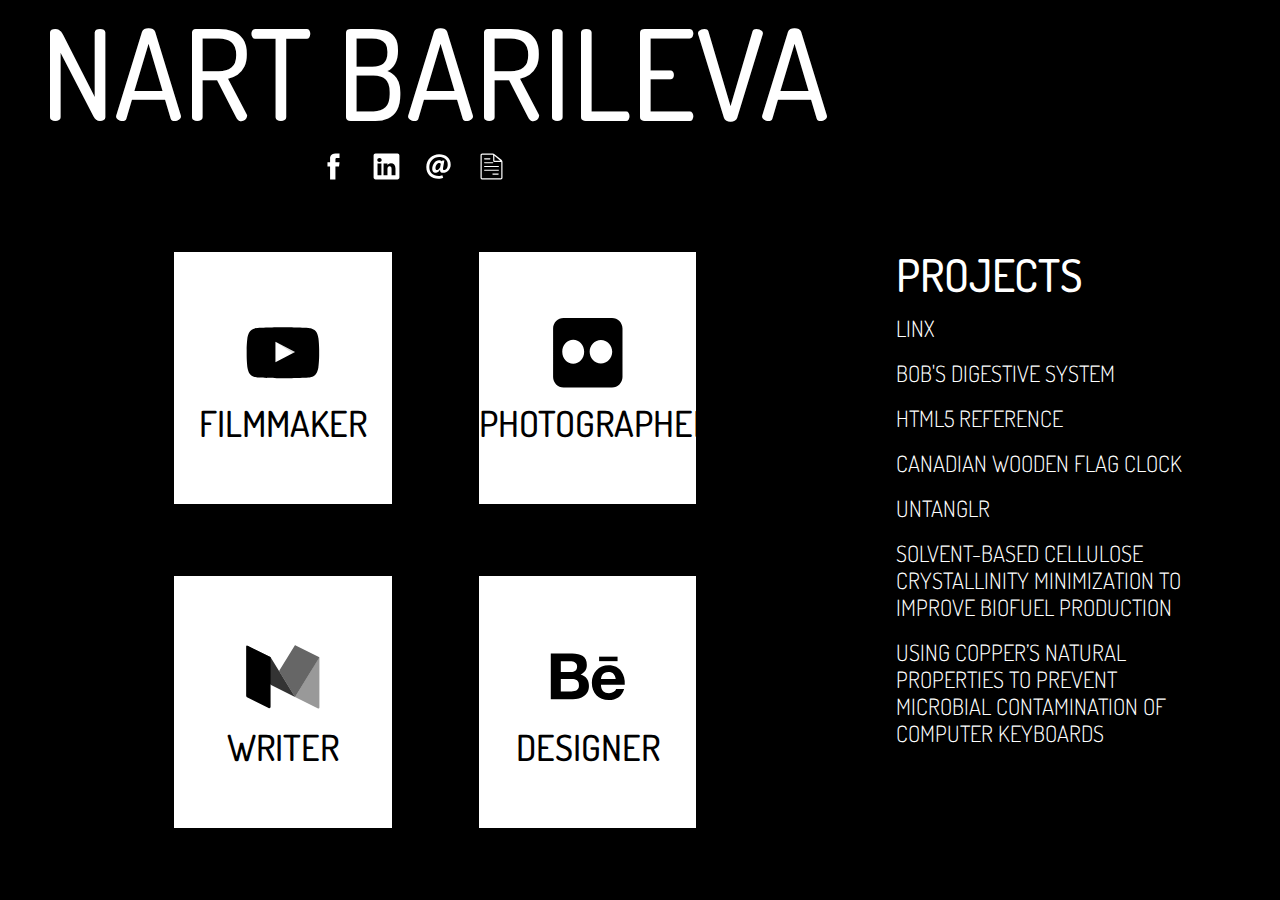
<file: index.html>
<!DOCTYPE html>
<html>
	<head>
		<title>Nart Barileva</title>
		<meta charset="utf-8" />
		<meta http-equiv="X-UA-Compatible" content="IE=edge">
		<meta content="follow,index" name="robots">
		<meta id="viewport" name="viewport" content="width=device-width, initial-scale=1">
		<meta name="theme-color" content="#464646">
		<meta content="Filmmaker, photographer, writer, designer, engineer, liar. I'm pretty awesome, trust me." itemprop="description" name="description">
		<meta name="copyright" content="Nart Barileva">
		<link rel="stylesheet" href="css/screen.css">
		<link href='https://fonts.googleapis.com/css?family=Dosis:400,500,300,600' rel='stylesheet' type='text/css'>
        <script src="js/jquery-2.1.4.min.js"></script>
        
        <!-- Google Analytics -->
        <script>
            (function(i,s,o,g,r,a,m){i['GoogleAnalyticsObject']=r;i[r]=i[r]||function(){
            (i[r].q=i[r].q||[]).push(arguments)},i[r].l=1*new Date();a=s.createElement(o),
            m=s.getElementsByTagName(o)[0];a.async=1;a.src=g;m.parentNode.insertBefore(a,m)
            })(window,document,'script','//www.google-analytics.com/analytics.js','ga');

            ga('create', 'UA-71936519-1', 'auto');
            ga('send', 'pageview');
        </script>
        
        <!-- Favicon stuff -->
        <link rel="apple-touch-icon" sizes="57x57" href="/apple-touch-icon-57x57.png">
        <link rel="apple-touch-icon" sizes="60x60" href="/apple-touch-icon-60x60.png">
        <link rel="apple-touch-icon" sizes="72x72" href="/apple-touch-icon-72x72.png">
        <link rel="apple-touch-icon" sizes="76x76" href="/apple-touch-icon-76x76.png">
        <link rel="apple-touch-icon" sizes="114x114" href="/apple-touch-icon-114x114.png">
        <link rel="apple-touch-icon" sizes="120x120" href="/apple-touch-icon-120x120.png">
        <link rel="apple-touch-icon" sizes="144x144" href="/apple-touch-icon-144x144.png">
        <link rel="apple-touch-icon" sizes="152x152" href="/apple-touch-icon-152x152.png">
        <link rel="apple-touch-icon" sizes="180x180" href="/apple-touch-icon-180x180.png">
        <link rel="icon" type="image/png" href="/favicon-32x32.png" sizes="32x32">
        <link rel="icon" type="image/png" href="/android-chrome-192x192.png" sizes="192x192">
        <link rel="icon" type="image/png" href="/favicon-96x96.png" sizes="96x96">
        <link rel="icon" type="image/png" href="/favicon-16x16.png" sizes="16x16">
        <link rel="manifest" href="/manifest.json">
        <link rel="mask-icon" href="/safari-pinned-tab.svg" color="#5bbad5">
        <meta name="msapplication-TileColor" content="#da532c">
        <meta name="msapplication-TileImage" content="/mstile-144x144.png">
	</head>
	<body>
		<div class="header">
			<p>NART BARILEVA</p>
			<div class="header-social">
				
				<a href="https://www.facebook.com/nart.barileva" target="_blank">
					<svg version="1.1" xmlns="http://www.w3.org/2000/svg" xmlns:xlink="http://www.w3.org/1999/xlink" x="0px" y="0px"
						viewBox="-301.9 181.7 450 450" enable-background="new -301.9 181.7 450 450" xml:space="preserve">
					<g>
						<path fill="#fff" d="M-133.9,275c0,10.8,0,59.2,0,59.2h-43.4v72.4h43.4v215.2h89.1V406.6H15
							c0,0,5.6-34.7,8.3-72.7c-7.8,0-67.8,0-67.8,0s0-42.1,0-49.5c0-7.4,9.7-17.4,19.3-17.4c9.6,0,29.8,0,48.6,0c0-9.9,0-43.9,0-75.4
							c-25,0-53.5,0-66,0C-136.1,191.7-133.9,264.2-133.9,275z"/>
					</g>
					</svg>
				</a>
				
				<a href="https://ca.linkedin.com/in/nartbarileva" target="_blank">
					<svg version="1.1" xmlns="http://www.w3.org/2000/svg" xmlns:xlink="http://www.w3.org/1999/xlink" x="0px" y="0px"
						viewBox="-301.9 181.7 450 450" enable-background="new -301.9 181.7 450 450" xml:space="preserve">
					<g>
						<path fill="#fff" d="M106.4,191.7h-366.6c-17.6,0-31.8,13.8-31.8,30.8V591
							c0,17,14.2,30.8,31.8,30.8h366.6c17.5,0,31.8-13.8,31.8-30.8V222.5C138.1,205.5,123.9,191.7,106.4,191.7z M-161.6,551.7h-65V357.5
							h65V551.7z M-194.1,331h-0.4c-21.8,0-35.9-14.9-35.9-33.6c0-19,14.5-33.5,36.8-33.5c22.2,0,35.9,14.5,36.3,33.5
							C-157.3,316.1-171.4,331-194.1,331z M72.7,551.7h-65V447.8c0-26.1-9.4-43.9-32.9-43.9c-18,0-28.6,12-33.3,23.6
							c-1.7,4.1-2.2,9.9-2.2,15.7v108.5h-65c0,0,0.9-176,0-194.2h65v27.5c8.6-13.2,24-32.1,58.5-32.1c42.8,0,74.8,27.7,74.8,87.4
							L72.7,551.7L72.7,551.7z M-61.1,385.7c0.1-0.2,0.3-0.4,0.4-0.6v0.6H-61.1z"/>
					</g>
					</svg>
				</a>
				
				<a href="mailto:barilevanart@gmail.com" target="_blank">
					<svg version="1.1" xmlns="http://www.w3.org/2000/svg" xmlns:xlink="http://www.w3.org/1999/xlink" x="0px" y="0px"
						viewBox="58 -43.6 900 900" enable-background="new 58 -43.6 900 900" xml:space="preserve">
					<g>
						<g>
							<path fill="#fff" d="M641.1,203.4h62.3l-42.7,241.3c-4.8,27.9-4.9,48.1-0.5,60.6c4.5,12.4,14.4,18.7,29.8,18.7
								c15.4,0,30.6-3.6,45.4-10.7c14.8-7.1,28.2-18.1,40.1-32.9s21.5-33.5,28.9-56.1c7.4-22.5,11.1-49.3,11.1-80.1
								c0-44.5-7.4-82.5-22.3-114c-14.8-31.4-35.2-57.4-61-77.9c-25.8-20.5-56.3-35.5-91.3-45C606.1,97.8,568.4,93,528,93
								c-46.3,0-89.3,8.3-129.1,24.9c-39.8,16.6-74.3,39.5-103.7,68.6c-29.4,29.1-52.4,63.7-69,103.7c-16.6,40-24.9,83.5-24.9,130.4
								c0,46.3,7,87.8,20.9,124.6c14,36.8,34.3,68.1,61,93.9c26.7,25.8,59.8,45.7,99.2,59.6c39.5,13.9,84.7,20.9,135.8,20.9
								c17.2,0,36.8-2.1,58.7-6.2c22-4.2,41.8-10.4,59.7-18.7l27.6,85.5c-24.3,11.9-49.1,20.2-74.3,24.9c-25.2,4.8-54.2,7.1-86.8,7.1
								c-57.6,0-110.8-8.3-159.8-24.9c-49-16.6-91.4-41.3-127.3-73.9c-35.9-32.6-64-73.2-84.2-121.5c-20.2-48.3-30.2-104.3-30.2-167.8
								c0-64.7,11.6-123.2,34.7-175.4c23.1-52.2,54.3-96.7,93.5-133.5c39.2-36.8,84.6-65.1,136.2-85C417.6,10.4,472.2,0.4,529.8,0.4
								C584.4,0.4,635.2,8.3,682,24c46.9,15.7,87.5,38.3,121.9,67.7c34.4,29.4,61.4,65.3,81,107.7c19.6,42.4,29.4,90.6,29.4,144.6
								c0,38-6.7,73.6-20,106.8c-13.4,33.2-31.7,62-55.2,86.4c-23.5,24.3-50.8,43.6-81.9,57.9c-31.1,14.2-64.5,21.4-100.1,21.4
								c-14.9,0-28.6-1.6-41.4-4.9c-12.8-3.3-23.4-8.8-32-16.5c-8.6-7.7-15-17.8-19.1-30.3c-4.2-12.5-5.4-27.9-3.6-46.3h-3.6
								c-8.9,12.5-18.5,24.6-28.9,36.5c-10.4,11.9-21.8,22.4-34.3,31.6c-12.5,9.2-26.1,16.5-40.9,21.8c-14.9,5.3-31.2,8-49,8
								c-14.2,0-27.9-3.1-40.9-9.3c-13.1-6.2-24.4-15-33.8-26.3c-9.5-11.3-17.1-24.9-22.7-41c-5.7-16-8.5-33.8-8.5-53.4
								c0-36.8,5.9-72.6,17.8-107.3c11.9-34.7,28.1-65.4,48.5-92.1c20.5-26.7,44.2-48.2,71.2-64.5c27-16.3,55.6-24.5,85.9-24.5
								c20.8,0,38.3,3.1,52.5,9.3c14.3,6.2,27.3,14.4,39.2,24.5L641.1,203.4z M585,311.2c-7.7-6.5-15.7-11.6-24-15.1
								c-8.3-3.6-18.7-5.3-31.2-5.3c-17.8,0-34.3,5-49.4,15.1c-15.1,10.1-28.2,23.1-39.2,39.2c-11,16-19.4,34-25.4,53.8
								c-5.9,19.9-8.9,39.3-8.9,58.3c0,19.6,4,35.6,12,48.1c8,12.4,21.8,18.7,41.4,18.7c8.3,0,17.2-2.5,26.7-7.5
								c9.5-5.1,18.7-11.7,27.6-20c8.9-8.3,17.5-17.8,25.8-28.5c8.3-10.7,15.7-22,22.3-33.8L585,311.2z"/>
						</g>
					</g>
					</svg>
				</a>
                
                <a href="https://drive.google.com/file/d/0ByrlCz1aPP7HZFNnV1ZjNFZnUE0/view?usp=sharing" target="_blank">
					<svg version="1.1" xmlns="http://www.w3.org/2000/svg" xmlns:xlink="http://www.w3.org/1999/xlink" x="0px" y="0px"
                    viewBox="83 -18.6 850 850" enable-background="new 83 -18.6 850 850" xml:space="preserve">
                        <g>
                            <g>
                                <g>
                                    <g>
                                        <g>
                                            <path fill="#fff" d="M739.2,530.2c0,7.1-5.8,12.9-12.9,12.9H289.7c-7.1,0-12.9-5.8-12.9-12.9v-8.6c0-7.1,5.8-12.9,12.9-12.9h436.6 c7.1,0,12.9,5.8,12.9,12.9V530.2L739.2,530.2z"
                                            /> </g>
                                        <g>
                                            <path fill="#fff" d="M472.3,171.8c0,7.1-5.8,12.9-12.9,12.9H289.7c-7.1,0-12.9-5.8-12.9-12.9v-8.6c0-7.1,5.8-12.9,12.9-12.9h169.6 c7.1,0,12.9,5.8,12.9,12.9L472.3,171.8L472.3,171.8z"
                                            /> </g>
                                        <g>
                                            <path fill="#fff" d="M732.7,649.6c0,7.1-5.8,12.9-12.9,12.9H550.1c-7.1,0-12.9-5.8-12.9-12.9V641c0-7.1,5.8-12.9,12.9-12.9h169.6 c7.1,0,12.9,5.8,12.9,12.9V649.6z"
                                            /> </g>
                                        <g>
                                            <path fill="#fff" d="M562.2,291.3c0,7.1-5.8,12.9-12.9,12.9H289.7c-7.1,0-12.9-5.8-12.9-12.9v-8.6c0-7.1,5.8-12.9,12.9-12.9h259.6 c7.1,0,12.9,5.8,12.9,12.9V291.3z"
                                            /> </g>
                                        <g>
                                            <path fill="#fff" d="M739.2,410.7c0,7.1-5.8,12.9-12.9,12.9H289.7c-7.1,0-12.9-5.8-12.9-12.9v-8.6c0-7.1,5.8-12.9,12.9-12.9h436.6 c7.1,0,12.9,5.8,12.9,12.9V410.7L739.2,410.7z"
                                            /> </g>
                                    </g>
                                    <path fill="#fff" d="M821.7,197L612.6,25c-17.3-14.3-47.3-25-69.7-25h-329c-28.4,0-51.6,23.1-51.6,51.6c0,0,0,555.2,0,708.1 c0,53.1,50.3,53.1,51.5,53.1c127.8,0,588.5,0,588.5,0c28.5,0,51.6-23.1,51.6-51.6V264.9C853.8,241.2,840,212,821.7,197z M598.3,77.9c0-12.6,10.5-2.9,10.5-2.9l165.8,141.7c0,0,10.6,10.4-7.6,10.4c-38.8,0-155.3,0-155.3,0c-7.4,0-13.4-6-13.4-13.4 C598.3,213.7,598.3,111.9,598.3,77.9z M802.2,774.6c0,0-473.4,0-592.2,0c-2.1,0-9.6-0.6-9.6-11.1c0-143.8,0-711.9,0-711.9 c0-7.3,6.1-13.4,13.4-13.4h329c5.6,0,17.2,3,17.2,18.9v156.6c0,28.4,23.1,51.6,51.6,51.6H806c3.5,0,9.6,2.4,9.6,11 c0,0.1,0,484.9,0,484.9C815.6,768.6,809.6,774.6,802.2,774.6z"
                                    /> </g>
                            </g>
                        </g>
                    </svg>
				</a>
			</div>
		</div>
		<div class="content">
			<div class="content-section" id="works">
				<a href="https://www.youtube.com/c/NartBarileva1" target="_blank">
					<div class="content-section-card" id="film">
						<div class="content-section-card-content">
							<svg version="1.1" xmlns="http://www.w3.org/2000/svg" xmlns:xlink="http://www.w3.org/1999/xlink" x="0px"
								y="0px" viewBox="0 0 300 300" enable-background="new 0 0 300 300" xml:space="preserve">
							<path opacity="0.12" fill-rule="evenodd" clip-rule="evenodd" fill="#FFFFFF" d="M120.8,106.5L189,152l9.6-5
								L120.8,106.5z"/>
							<g>
								<g>
									<path fill="#FFFFFF" d="M291.5,92.5c0,0-2.8-19.8-11.4-28.6c-10.9-11.5-23.2-11.5-28.8-12.2c-40.3-2.9-100.7-2.9-100.7-2.9h-0.1
										c0,0-60.4,0-100.7,2.9c-5.6,0.7-17.9,0.7-28.8,12.2C12.3,72.6,9.5,92.5,9.5,92.5S6.6,115.8,6.6,139v21.8c0,23.3,2.9,46.6,2.9,46.6
										s2.8,19.8,11.4,28.6c10.9,11.5,25.3,11.1,31.7,12.3c23,2.2,97.9,2.9,97.9,2.9s60.5-0.1,100.7-3c5.6-0.7,17.9-0.7,28.8-12.2
										c8.6-8.7,11.4-28.6,11.4-28.6s2.9-23.3,2.9-46.6V139C294.4,115.8,291.5,92.5,291.5,92.5z M120.8,187.3l0-80.9l77.8,40.6
										L120.8,187.3z"/>
								</g>
							</g>
							</svg>
							<p>FILMMAKER</p>
						</div>
					</div>
				</a>
				<a href="https://www.flickr.com/photos/95044332@N02/" target="_blank">
					<div class="content-section-card" id="photograph">
						<div class="content-section-card-content">
							<svg version="1.1"
								xmlns:dc="http://purl.org/dc/elements/1.1/" xmlns:cc="http://creativecommons.org/ns#" xmlns:rdf="http://www.w3.org/1999/02/22-rdf-syntax-ns#"
								xmlns="http://www.w3.org/2000/svg" xmlns:xlink="http://www.w3.org/1999/xlink" x="0px" y="0px" viewBox="-379 278.8 256 256"
								enable-background="new -379 278.8 256 256" xml:space="preserve">
							<path fill="#FFFFFF" d="M-169,289.3h-164c-19.6,0-35.5,15.9-35.5,35.5v164c0,19.6,15.9,35.5,35.5,35.5h164
								c19.6,0,35.5-15.9,35.5-35.5v-164C-133.5,305.2-149.4,289.3-169,289.3z M-300.4,443.7c-20.5,0-37.1-18.1-37.1-40.4
								c0-22.3,16.6-40.4,37.1-40.4c20.5,0,37.1,18.1,37.1,40.4C-263.3,425.7-279.9,443.7-300.4,443.7z M-206.5,442.7
								c-21.1,0-38.2-17.8-38.2-39.8c0-22,17.1-39.8,38.2-39.8c21.1,0,38.2,17.8,38.2,39.8C-168.3,424.8-185.4,442.7-206.5,442.7z"/>
							</svg>
							<p>PHOTOGRAPHER</p>
						</div>
					</div>
				</a>
				<a href="https://medium.com/@barilevanart" target="_blank">
					<div class="content-section-card" id="write">
						<div class="content-section-card-content">
							<svg version="1.1" xmlns="http://www.w3.org/2000/svg" xmlns:xlink="http://www.w3.org/1999/xlink" x="0px"
								y="0px" viewBox="0 0 300 300" enable-background="new 0 0 300 300" xml:space="preserve">
							<rect x="-50" y="-50" display="none" fill="#FFFFFF" width="400" height="400"/>
							<g id="XMLID_1_">
								<g id="XMLID_2_">
									<path opacity="0.4" fill="#FFFFFF" d="M255.6,136.9l-57.2,92.9l91.5,45.8c3,1.5,5.4,0,5.4-3.3V72.8
										c0-0.3-0.2-0.5-0.4-0.6L255.6,136.9z"/>
									<path opacity="0.6" fill="#FFFFFF" d="M135.1,126.9l61.8-100.4c0.9-1.4,2.8-2,4.3-1.2l92.1,46
										c1.1,0.6,1.6,2,0.9,3.1l-95.7,155.4L135.1,126.9z"/>
									<path opacity="0.8" fill="#FFFFFF" d="M15.4,29.3c-5.9-3-7.9-0.8-4.4,4.9l90.6,147.2l96.9,48.5L102.2,73.4
										c-0.4-0.7-1-1.2-1.7-1.6L15.4,29.3z"/>
									<path fill="#FFFFFF" d="M101.6,269.3c0,4.9-3.6,7.2-8,5L10,232.6c-3-1.5-5.4-5.4-5.4-8.7V30c0-3.3,2.4-4.8,5.4-3.3
										l90.3,45.2c0.7,0.4,1.2,1.1,1.2,1.9V269.3z"/>
								</g>
							</g>
							</svg>
							<p>WRITER</p>
						</div>
					</div>
				</a>
				<a href="https://www.behance.net/nartb" target="_blank">
					<div class="content-section-card" id="design">
						<div class="content-section-card-content">
							<svg version="1.1" xmlns="http://www.w3.org/2000/svg" xmlns:xlink="http://www.w3.org/1999/xlink" x="0px" y="0px"
								viewBox="0 0 300 300" enable-background="new 0 0 300 300" xml:space="preserve">
							<g id="back">
							</g>
							<g id="Layer_1">
								<g>
									<path fill="#FFFFFF" d="M88.3,58c8.6,0,16.4,0.7,23.6,2.3c7.1,1.5,13.1,4,18.3,7.5c5,3.4,9,8,11.8,13.8c2.8,5.7,4.1,12.8,4.1,21.2
										c0,9.1-2.1,16.7-6.2,22.8c-4.2,6.1-10.3,11-18.4,14.9c11.1,3.2,19.4,8.8,24.8,16.8c5.5,8.1,8.2,17.7,8.2,29
										c0,9.2-1.8,17.1-5.3,23.7c-3.5,6.7-8.4,12.2-14.3,16.4c-6,4.2-12.9,7.3-20.6,9.4c-7.6,2-15.5,3-23.6,3H3.1V58H88.3z M83.2,131
										c7,0,12.9-1.7,17.5-5.1c4.6-3.3,6.8-8.9,6.8-16.4c0-4.2-0.7-7.7-2.2-10.4c-1.5-2.7-3.6-4.8-6.1-6.3c-2.5-1.5-5.4-2.6-8.8-3.2
										c-3.3-0.6-6.7-0.9-10.2-0.9H42.9V131H83.2z M85.4,207.9c3.9,0,7.7-0.3,11.2-1.1c3.6-0.8,6.7-2,9.4-3.8c2.7-1.8,4.9-4.2,6.5-7.2
										c1.6-3,2.4-7,2.4-11.7c0-9.3-2.6-15.9-7.8-19.9c-5.2-4-12.2-5.9-20.7-5.9H42.9v49.8H85.4z"/>
									<path fill="#FFFFFF" d="M211.1,207.3c5.4,5.3,13.2,7.9,23.2,7.9c7.2,0,13.5-1.8,18.8-5.5c5.2-3.6,8.4-7.5,9.6-11.6h31.6
										c-5.1,15.7-12.8,27-23.3,33.8c-10.4,6.8-23.1,10.2-37.9,10.2c-10.3,0-19.6-1.7-27.9-5c-8.3-3.3-15.3-8-21.1-14.1
										c-5.7-6.1-10.1-13.3-13.3-21.8c-3.1-8.4-4.7-17.8-4.7-27.9c0-9.8,1.6-18.9,4.8-27.4c3.3-8.5,7.8-15.8,13.7-21.9
										c5.9-6.2,13-11,21.2-14.6c8.2-3.5,17.3-5.3,27.3-5.3c11.1,0,20.8,2.1,29.1,6.5c8.3,4.3,15.1,10.1,20.4,17.3
										c5.3,7.2,9.1,15.5,11.5,24.8c2.4,9.3,3.2,19,2.5,29.1h-94.4C202.2,192.2,205.7,202,211.1,207.3z M252.4,138.5
										c-4.3-4.7-11.5-7.3-20.3-7.3c-5.7,0-10.5,1-14.3,2.9c-3.7,1.9-6.8,4.4-9.1,7.2c-2.3,2.9-3.9,6-4.8,9.2c-0.9,3.2-1.5,6.1-1.6,8.6
										h58.5C259.8,150.1,256.7,143.3,252.4,138.5z"/>
									<rect x="194.9" y="70.1" fill="#FFFFFF" width="73.2" height="17.8"/>
								</g>
							</g>
							<g display="none">
								<rect x="1558.9" y="-60.6" display="inline" fill="none" stroke="#616162" stroke-miterlimit="10" width="311.5" height="151"/>
								<rect x="841.7" y="101.6" display="inline" fill="none" stroke="#616162" stroke-miterlimit="10" width="259" height="146"/>
							</g>
							</svg>
							<p>DESIGNER</p>
						</div>
					</div>
				</a>
			</div>
			<div class="content-section" id="projects">
				<p>PROJECTS</p>
				<ul>
					<li>
						<a href="http://linx.nartb.com" target="_blank">LINX</a>
					</li>
					<li>
						<a href="digestion/index.html" target="_blank">BOB'S DIGESTIVE SYSTEM</a>
					</li>
					<li>
						<a href="https://play.google.com/store/apps/details?id=com.nartstudios.html5reference" target="_blank">HTML5 REFERENCE</a>
					</li>
					<li>
						<a href="https://play.google.com/store/apps/details?id=com.nartstudios.canadianwoodenflagclock" target="_blank">CANADIAN WOODEN FLAG CLOCK</a>
					</li>
					<li>
						<a href="https://play.google.com/store/apps/details?id=com.nartstudios.untanglr" target="_blank">UNTANGLR</a>
					</li>
					<li>
						<a href="https://drive.google.com/open?id=0ByrlCz1aPP7HQ0JPUmJFZGNpOTg" target="_blank">SOLVENT-BASED CELLULOSE CRYSTALLINITY MINIMIZATION TO IMPROVE BIOFUEL PRODUCTION</a>
					</li>
					<li>
						<a href="https://drive.google.com/open?id=0ByrlCz1aPP7HX3NpVlZ5Nm5vWEE" target="_blank">USING COPPER’S NATURAL PROPERTIES TO PREVENT MICROBIAL CONTAMINATION OF COMPUTER KEYBOARDS</a>
					</li>
				</ul>
			</div>
		</div>
        
        <script src="js/hover-colour.js"></script>
	</body>
</html>
</file>
<file: css/screen.css>
html,body,div,span,applet,object,iframe,h1,h2,h3,h4,h5,h6,p,blockquote,pre,a,abbr,acronym,address,big,cite,code,del,dfn,em,img,ins,kbd,q,s,samp,small,strike,strong,sub,sup,tt,var,b,u,i,center,dl,dt,dd,ol,ul,li,fieldset,form,label,legend,table,caption,tbody,tfoot,thead,tr,th,td,article,aside,canvas,details,embed,figure,figcaption,footer,header,hgroup,menu,nav,output,ruby,section,summary,time,mark,audio,video{margin:0;padding:0;border:0;font:inherit;font-size:100%;vertical-align:baseline}html{line-height:1}ol,ul{list-style:none}table{border-collapse:collapse;border-spacing:0}caption,th,td{text-align:left;font-weight:normal;vertical-align:middle}q,blockquote{quotes:none}q:before,q:after,blockquote:before,blockquote:after{content:"";content:none}a img{border:none}article,aside,details,figcaption,figure,footer,header,hgroup,main,menu,nav,section,summary{display:block}html{height:100%}body{height:100%;background-color:#000;-webkit-transition:all 0.2s ease-in-out;-moz-transition:all 0.2s ease-in-out;-ms-transition:all 0.2s ease-in-out;-o-transition:all 0.2s ease-in-out;transition:all 0.2s ease-in-out}.header{height:20%;width:68%}.content{height:80%}.content-section{height:100%;display:inline-block;float:left}.content #works{width:68%;margin:0 2% 0 0}.content #projects{width:30%}::-webkit-scrollbar{width:0.5vw}::-webkit-scrollbar-track{background:transparent}::-webkit-scrollbar-thumb{-webkit-border-radius:0.5vw;border-radius:0.5vw;background:#8A8A8A}.content-section a:nth-child(1) .content-section-card{margin:8vh 5% 4vh 20%}.content-section a:nth-child(2) .content-section-card{margin:8vh 20% 4vh 5%}.content-section a:nth-child(3) .content-section-card{margin:4vh 5% 7.5vh 20%}.content-section a:nth-child(4) .content-section-card{margin:4vh 20% 7.5vh 5%}.content-section-card{width:25%;height:35%;background-color:#fff;display:flex;float:left;-webkit-transition:all 0.2s ease-in-out;-moz-transition:all 0.2s ease-in-out;-ms-transition:all 0.2s ease-in-out;-o-transition:all 0.2s ease-in-out;transition:all 0.2s ease-in-out}.content-section-card-content{height:50%;width:100%;margin:auto;position:relative}.content-section-card-content img,.content-section-card-content svg{max-width:60%;max-height:60%;display:block;margin:0 auto}.content-section-card-content svg{-webkit-transition:all 0.2s ease-in-out;-moz-transition:all 0.2s ease-in-out;-ms-transition:all 0.2s ease-in-out;-o-transition:all 0.2s ease-in-out;transition:all 0.2s ease-in-out}.content-section-card-content svg path,.content-section-card-content svg rect{-webkit-transition:all 0.2s ease-in-out;-moz-transition:all 0.2s ease-in-out;-ms-transition:all 0.2s ease-in-out;-o-transition:all 0.2s ease-in-out;transition:all 0.2s ease-in-out;fill:#000}.content-section-card-content p{bottom:0;position:absolute;text-align:center;text-decoration:none;width:100%;color:#000;font-size:4vh;font-family:"Dosis","Lucida Grande",sans-serif;font-weight:500;-webkit-transition:all 0.2s ease-in-out;-moz-transition:all 0.2s ease-in-out;-ms-transition:all 0.2s ease-in-out;-o-transition:all 0.2s ease-in-out;transition:all 0.2s ease-in-out}.content-section-card:hover{transform:scale(1.02)}#projects ul{overflow-y:overlay;padding:0 5vw 0 0;height:61vh}#projects ul li{margin:2vh 0;font-weight:300;font-family:"Dosis","Lucida Grande",sans-serif;font-size:2.5vh;line-height:3vh}#projects ul li a{color:#fff;text-decoration:none}#projects ul li:hover{text-decoration:underline}#projects p{width:100%;color:#fff;font-size:5vh;font-family:"Dosis","Lucida Grande",sans-serif;margin:8vh 0 0;font-weight:500}.header p{text-align:center;padding:1vh 0 0;font-size:14vh;font-family:"Dosis","Lucida Grande",sans-serif;color:#fff;font-weight:500}.header-social{max-width:20vw;margin:0 auto;max-height:5vh}.header-social a{max-height:5vh;max-width:5vw}.header-social a svg{float:left;display:inline-block;max-width:3vw;max-height:3vh;margin:2vh 1vw 0}.header-social a svg path{fill:#fff}.header-social a:nth-child(1) svg:hover path{-webkit-transition:fill 0.2s ease-in-out;-moz-transition:fill 0.2s ease-in-out;-ms-transition:fill 0.2s ease-in-out;-o-transition:fill 0.2s ease-in-out;transition:fill 0.2s ease-in-out;fill:#3b5998}.header-social a:nth-child(2) svg:hover path{-webkit-transition:fill 0.2s ease-in-out;-moz-transition:fill 0.2s ease-in-out;-ms-transition:fill 0.2s ease-in-out;-o-transition:fill 0.2s ease-in-out;transition:fill 0.2s ease-in-out;fill:#0077b5}.header-social a:nth-child(3) svg:hover path{-webkit-transition:fill 0.2s ease-in-out;-moz-transition:fill 0.2s ease-in-out;-ms-transition:fill 0.2s ease-in-out;-o-transition:fill 0.2s ease-in-out;transition:fill 0.2s ease-in-out;fill:#dc4e41}.header-social a:nth-child(4) svg:hover path{-webkit-transition:fill 0.2s ease-in-out;-moz-transition:fill 0.2s ease-in-out;-ms-transition:fill 0.2s ease-in-out;-o-transition:fill 0.2s ease-in-out;transition:fill 0.2s ease-in-out;fill:#DCA04C}
</file>
